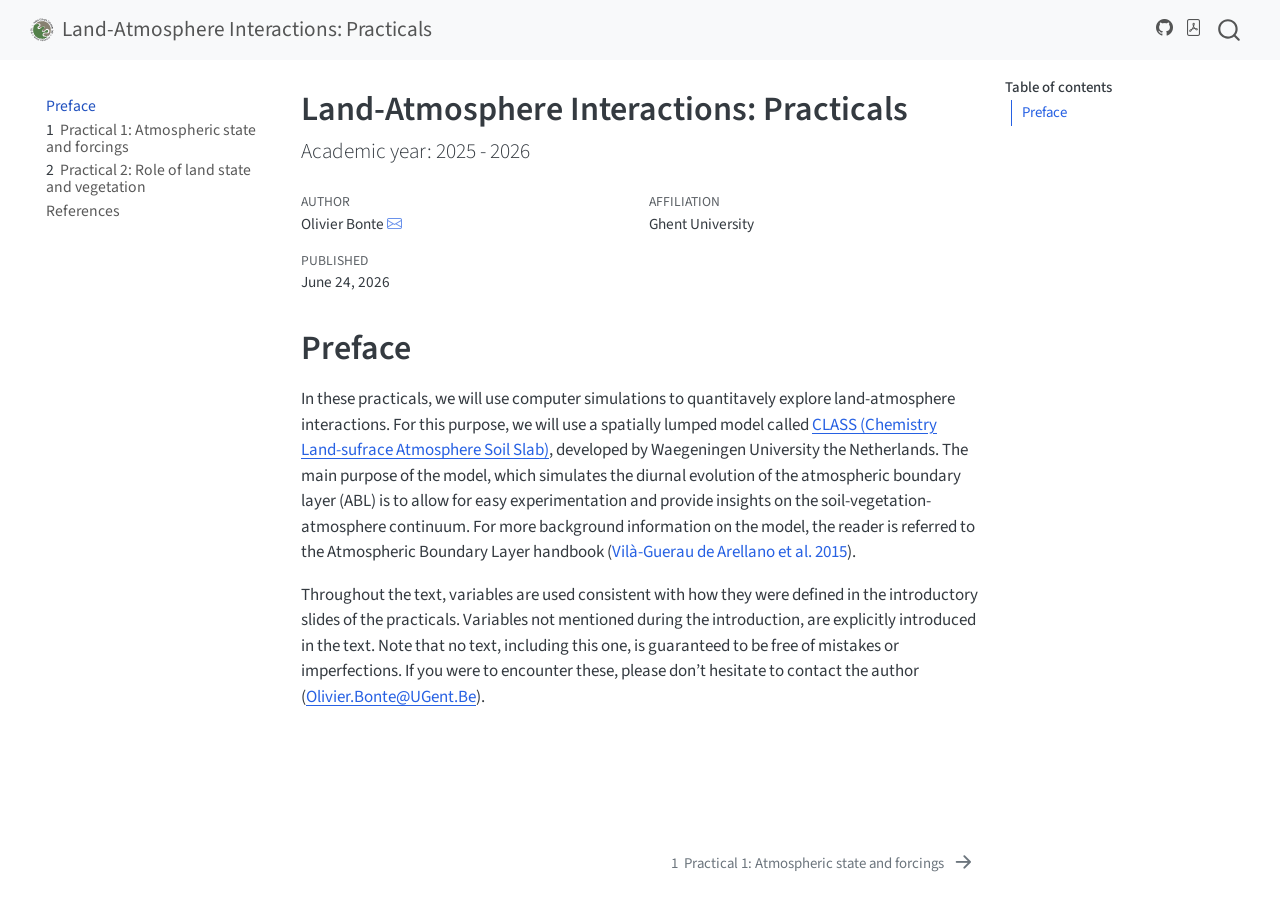
<file: index.html>
<!DOCTYPE html>
<html xmlns="http://www.w3.org/1999/xhtml" lang="en" xml:lang="en"><head>

<meta charset="utf-8">
<meta name="generator" content="quarto-1.9.38">

<meta name="viewport" content="width=device-width, initial-scale=1.0, user-scalable=yes">

<meta name="author" content="Olivier Bonte">
<meta name="dcterms.date" content="2026-06-24">

<title>Land-Atmosphere Interactions: Practicals</title>
<style>
/* Default styles provided by pandoc.
** See https://pandoc.org/MANUAL.html#variables-for-html for config info.
*/
code{white-space: pre-wrap;}
span.smallcaps{font-variant: small-caps;}
div.columns{display: flex; gap: min(4vw, 1.5em);}
div.column{flex: auto; overflow-x: auto;}
div.hanging-indent{margin-left: 1.5em; text-indent: -1.5em;}
ul.task-list{list-style: none;}
ul.task-list li input[type="checkbox"] {
  width: 0.8em;
  margin: 0 0.8em 0.2em -1em; /* quarto-specific, see https://github.com/quarto-dev/quarto-cli/issues/4556 */ 
  vertical-align: middle;
}
/* CSS for citations */
div.csl-bib-body { }
div.csl-entry {
  clear: both;
}
.hanging-indent div.csl-entry {
  margin-left:2em;
  text-indent:-2em;
}
div.csl-left-margin {
  min-width:2em;
  float:left;
}
div.csl-right-inline {
  margin-left:2em;
  padding-left:1em;
}
div.csl-indent {
  margin-left: 2em;
}</style>


<script src="site_libs/quarto-nav/quarto-nav.js"></script>
<script src="site_libs/quarto-nav/headroom.min.js"></script>
<script src="site_libs/clipboard/clipboard.min.js"></script>
<script src="site_libs/quarto-search/autocomplete.umd.js"></script>
<script src="site_libs/quarto-search/fuse.min.js"></script>
<script src="site_libs/quarto-search/quarto-search.js"></script>
<meta name="quarto:offset" content="./">
<link href="./practical_1.html" rel="next">
<script src="site_libs/quarto-html/quarto.js" type="module"></script>
<script src="site_libs/quarto-html/tabsets/tabsets.js" type="module"></script>
<script src="site_libs/quarto-html/popper.min.js"></script>
<script src="site_libs/quarto-html/tippy.umd.min.js"></script>
<script src="site_libs/quarto-html/anchor.min.js"></script>
<link href="site_libs/quarto-html/tippy.css" rel="stylesheet">
<link href="site_libs/quarto-html/quarto-syntax-highlighting-15634bcf2e68342d4ad2dfa704d543f6.css" rel="stylesheet" id="quarto-text-highlighting-styles">
<script src="site_libs/bootstrap/bootstrap.min.js"></script>
<link href="site_libs/bootstrap/bootstrap-icons.css" rel="stylesheet">
<link href="site_libs/bootstrap/bootstrap-de1c958a30f57551a8c1c477e302d13e.min.css" rel="stylesheet" append-hash="true" id="quarto-bootstrap" data-mode="light">
<script id="quarto-search-options" type="application/json">{
  "location": "navbar",
  "copy-button": false,
  "collapse-after": 3,
  "panel-placement": "end",
  "type": "overlay",
  "limit": 50,
  "keyboard-shortcut": [
    "f",
    "/",
    "s"
  ],
  "show-item-context": false,
  "language": {
    "search-no-results-text": "No results",
    "search-matching-documents-text": "matching documents",
    "search-copy-link-title": "Copy link to search",
    "search-hide-matches-text": "Hide additional matches",
    "search-more-match-text": "more match in this document",
    "search-more-matches-text": "more matches in this document",
    "search-clear-button-title": "Clear",
    "search-text-placeholder": "",
    "search-detached-cancel-button-title": "Cancel",
    "search-submit-button-title": "Submit",
    "search-label": "Search"
  }
}</script>


</head>

<body class="nav-sidebar floating nav-fixed quarto-light">

<div id="quarto-search-results"></div>
  <header id="quarto-header" class="headroom fixed-top">
    <nav class="navbar navbar-expand-lg " data-bs-theme="dark">
      <div class="navbar-container container-fluid">
      <div class="navbar-brand-container mx-auto">
    <a href="./index.html" class="navbar-brand navbar-brand-logo">
    <img src="./figures/logo_H-CEL_no_background.svg" alt="" class="navbar-logo light-content">
    <img src="./figures/logo_H-CEL_no_background.svg" alt="" class="navbar-logo dark-content">
    </a>
    <a class="navbar-brand" href="./index.html">
    <span class="navbar-title">Land-Atmosphere Interactions: Practicals</span>
    </a>
  </div>
        <div class="quarto-navbar-tools tools-end">
    <a href="https://github.com/h-cel/land-atmosphere-interactions-public" title="Source Code" class="quarto-navigation-tool px-1" aria-label="Source Code"><i class="bi bi-github"></i></a>
    <a href="./Land-Atmosphere-Interactions--Practicals.pdf" title="Download PDF" class="quarto-navigation-tool px-1" aria-label="Download PDF"><i class="bi bi-file-pdf"></i></a>
</div>
          <div id="quarto-search" class="" title="Search"></div>
      </div> <!-- /container-fluid -->
    </nav>
  <nav class="quarto-secondary-nav">
    <div class="container-fluid d-flex">
      <button type="button" class="quarto-btn-toggle btn" data-bs-toggle="collapse" role="button" data-bs-target=".quarto-sidebar-collapse-item" aria-controls="quarto-sidebar" aria-expanded="false" aria-label="Toggle sidebar navigation" onclick="if (window.quartoToggleHeadroom) { window.quartoToggleHeadroom(); }">
        <i class="bi bi-layout-text-sidebar-reverse"></i>
      </button>
        <nav class="quarto-page-breadcrumbs" aria-label="breadcrumb"><ol class="breadcrumb"><li class="breadcrumb-item"><a href="./index.html">Preface</a></li></ol></nav>
        <a class="flex-grow-1" role="navigation" data-bs-toggle="collapse" data-bs-target=".quarto-sidebar-collapse-item" aria-controls="quarto-sidebar" aria-expanded="false" aria-label="Toggle sidebar navigation" onclick="if (window.quartoToggleHeadroom) { window.quartoToggleHeadroom(); }">      
        </a>
    </div>
  </nav>
</header>
<!-- content -->
<div id="quarto-content" class="quarto-container page-columns page-rows-contents page-layout-article page-navbar">
<!-- sidebar -->
  <nav id="quarto-sidebar" class="sidebar collapse collapse-horizontal quarto-sidebar-collapse-item sidebar-navigation floating overflow-auto">
    <div class="sidebar-menu-container"> 
    <ul class="list-unstyled mt-1">
        <li class="sidebar-item">
  <div class="sidebar-item-container"> 
  <a href="./index.html" class="sidebar-item-text sidebar-link active">
 <span class="menu-text">Preface</span></a>
  </div>
</li>
        <li class="sidebar-item">
  <div class="sidebar-item-container"> 
  <a href="./practical_1.html" class="sidebar-item-text sidebar-link">
 <span class="menu-text"><span class="chapter-number">1</span>&nbsp; <span class="chapter-title">Practical 1: Atmospheric state and forcings</span></span></a>
  </div>
</li>
        <li class="sidebar-item">
  <div class="sidebar-item-container"> 
  <a href="./practical_2.html" class="sidebar-item-text sidebar-link">
 <span class="menu-text"><span class="chapter-number">2</span>&nbsp; <span class="chapter-title">Practical 2: Role of land state and vegetation</span></span></a>
  </div>
</li>
        <li class="sidebar-item">
  <div class="sidebar-item-container"> 
  <a href="./references.html" class="sidebar-item-text sidebar-link">
 <span class="menu-text">References</span></a>
  </div>
</li>
    </ul>
    </div>
</nav>
<div id="quarto-sidebar-glass" class="quarto-sidebar-collapse-item" data-bs-toggle="collapse" data-bs-target=".quarto-sidebar-collapse-item"></div>
<!-- margin-sidebar -->
    <div id="quarto-margin-sidebar" class="sidebar margin-sidebar">
        <nav id="TOC" role="doc-toc" class="toc-active">
    <h2 id="toc-title">Table of contents</h2>
   
  <ul>
  <li><a href="#preface" id="toc-preface" class="nav-link active" data-scroll-target="#preface">Preface</a></li>
  </ul>
</nav>
    </div>
<!-- main -->
<main class="content" id="quarto-document-content">

<header id="title-block-header" class="quarto-title-block default">
<div class="quarto-title">
<h1 class="title">Land-Atmosphere Interactions: Practicals</h1>
<p class="subtitle lead">Academic year: 2025 - 2026</p>
</div>


<div class="quarto-title-meta-author">
  <div class="quarto-title-meta-heading">Author</div>
  <div class="quarto-title-meta-heading">Affiliation</div>
  
    <div class="quarto-title-meta-contents">
    <p class="author">Olivier Bonte <a href="mailto:olivier.bonte@ugent.be" class="quarto-title-author-email"><i class="bi bi-envelope"></i></a> </p>
  </div>
  <div class="quarto-title-meta-contents">
        <p class="affiliation">
            Ghent University
          </p>
      </div>
  </div>

<div class="quarto-title-meta">

      
    <div>
    <div class="quarto-title-meta-heading">Published</div>
    <div class="quarto-title-meta-contents">
      <p class="date">June 24, 2026</p>
    </div>
  </div>
  
    
  </div>
  


</header>


<section id="preface" class="level1 unnumbered">
<h1 class="unnumbered">Preface</h1>
<p>In these practicals, we will use computer simulations to quantitavely explore land-atmosphere interactions. For this purpose, we will use a spatially lumped model called <a href="https://classmodel.github.io/">CLASS (Chemistry Land-sufrace Atmosphere Soil Slab)</a>, developed by Waegeningen University the Netherlands. The main purpose of the model, which simulates the diurnal evolution of the atmospheric boundary layer (ABL) is to allow for easy experimentation and provide insights on the soil-vegetation-atmosphere continuum. For more background information on the model, the reader is referred to the Atmospheric Boundary Layer handbook <span class="citation" data-cites="ABL_handbook">(<a href="references.html#ref-ABL_handbook" role="doc-biblioref">Vilà-Guerau de Arellano et al. 2015</a>)</span>.</p>
<p>Throughout the text, variables are used consistent with how they were defined in the introductory slides of the practicals. Variables not mentioned during the introduction, are explicitly introduced in the text. Note that no text, including this one, is guaranteed to be free of mistakes or imperfections. If you were to encounter these, please don’t hesitate to contact the author (<a href="mailto:Olivier.Bonte@Ugent.be">Olivier.Bonte@UGent.Be</a>).</p>


<div id="refs" class="references csl-bib-body hanging-indent" role="list" style="display: none">
<div id="ref-ABL_handbook" class="csl-entry" role="listitem">
Vilà-Guerau de Arellano, Jordi, Chiel C. van Heerwaarden, Bart J. H. van Stratum, and Kees van den Dries. 2015. <em>Atmospheric Boundary Layer: Integrating Air Chemistry and Land Interactions</em>. Cambridge University Press.
</div>
</div>
</section>

</main> <!-- /main -->
<script id="quarto-html-after-body" type="application/javascript">
  window.document.addEventListener("DOMContentLoaded", function (event) {
    const icon = "";
    const anchorJS = new window.AnchorJS();
    anchorJS.options = {
      placement: 'right',
      icon: icon
    };
    anchorJS.add('.anchored');
    const isCodeAnnotation = (el) => {
      for (const clz of el.classList) {
        if (clz.startsWith('code-annotation-')) {                     
          return true;
        }
      }
      return false;
    }
    const onCopySuccess = function(e) {
      // button target
      const button = e.trigger;
      // don't keep focus
      button.blur();
      // flash "checked"
      button.classList.add('code-copy-button-checked');
      var currentTitle = button.getAttribute("title");
      button.setAttribute("title", "Copied!");
      let tooltip;
      if (window.bootstrap) {
        button.setAttribute("data-bs-toggle", "tooltip");
        button.setAttribute("data-bs-placement", "left");
        button.setAttribute("data-bs-title", "Copied!");
        tooltip = new bootstrap.Tooltip(button, 
          { trigger: "manual", 
            customClass: "code-copy-button-tooltip",
            offset: [0, -8]});
        tooltip.show();    
      }
      setTimeout(function() {
        if (tooltip) {
          tooltip.hide();
          button.removeAttribute("data-bs-title");
          button.removeAttribute("data-bs-toggle");
          button.removeAttribute("data-bs-placement");
        }
        button.setAttribute("title", currentTitle);
        button.classList.remove('code-copy-button-checked');
      }, 1000);
      // clear code selection
      e.clearSelection();
    }
    const getTextToCopy = function(trigger) {
      const outerScaffold = trigger.parentElement.cloneNode(true);
      const codeEl = outerScaffold.querySelector('code');
      for (const childEl of codeEl.children) {
        if (isCodeAnnotation(childEl)) {
          childEl.remove();
        }
      }
      return codeEl.innerText;
    }
    const clipboard = new window.ClipboardJS('.code-copy-button:not([data-in-quarto-modal])', {
      text: getTextToCopy
    });
    clipboard.on('success', onCopySuccess);
    if (window.document.getElementById('quarto-embedded-source-code-modal')) {
      const clipboardModal = new window.ClipboardJS('.code-copy-button[data-in-quarto-modal]', {
        text: getTextToCopy,
        container: window.document.getElementById('quarto-embedded-source-code-modal')
      });
      clipboardModal.on('success', onCopySuccess);
    }
      var localhostRegex = new RegExp(/^(?:http|https):\/\/localhost\:?[0-9]*\//);
      var mailtoRegex = new RegExp(/^mailto:/);
        var filterRegex = new RegExp('/' + window.location.host + '/');
      var isInternal = (href) => {
          return filterRegex.test(href) || localhostRegex.test(href) || mailtoRegex.test(href);
      }
      // Inspect non-navigation links and adorn them if external
     var links = window.document.querySelectorAll('a[href]:not(.nav-link):not(.navbar-brand):not(.toc-action):not(.sidebar-link):not(.sidebar-item-toggle):not(.pagination-link):not(.no-external):not([aria-hidden]):not(.dropdown-item):not(.quarto-navigation-tool):not(.about-link)');
      for (var i=0; i<links.length; i++) {
        const link = links[i];
        if (!isInternal(link.href)) {
          // undo the damage that might have been done by quarto-nav.js in the case of
          // links that we want to consider external
          if (link.dataset.originalHref !== undefined) {
            link.href = link.dataset.originalHref;
          }
        }
      }
    function tippyHover(el, contentFn, onTriggerFn, onUntriggerFn) {
      const config = {
        allowHTML: true,
        maxWidth: 500,
        delay: 100,
        arrow: false,
        appendTo: function(el) {
            return el.parentElement;
        },
        interactive: true,
        interactiveBorder: 10,
        theme: 'quarto',
        placement: 'bottom-start',
      };
      if (contentFn) {
        config.content = contentFn;
      }
      if (onTriggerFn) {
        config.onTrigger = onTriggerFn;
      }
      if (onUntriggerFn) {
        config.onUntrigger = onUntriggerFn;
      }
      window.tippy(el, config); 
    }
    const noterefs = window.document.querySelectorAll('a[role="doc-noteref"]');
    for (var i=0; i<noterefs.length; i++) {
      const ref = noterefs[i];
      tippyHover(ref, function() {
        // use id or data attribute instead here
        let href = ref.getAttribute('data-footnote-href') || ref.getAttribute('href');
        try { href = new URL(href).hash; } catch {}
        const id = href.replace(/^#\/?/, "");
        const note = window.document.getElementById(id);
        if (note) {
          return note.innerHTML;
        } else {
          return "";
        }
      });
    }
    const xrefs = window.document.querySelectorAll('a.quarto-xref');
    const processXRef = (id, note) => {
      // Strip column container classes
      const stripColumnClz = (el) => {
        el.classList.remove("page-full", "page-columns");
        if (el.children) {
          for (const child of el.children) {
            stripColumnClz(child);
          }
        }
      }
      stripColumnClz(note)
      if (id === null || id.startsWith('sec-')) {
        // Special case sections, only their first couple elements
        const container = document.createElement("div");
        if (note.children && note.children.length > 2) {
          container.appendChild(note.children[0].cloneNode(true));
          for (let i = 1; i < note.children.length; i++) {
            const child = note.children[i];
            if (child.tagName === "P" && child.innerText === "") {
              continue;
            } else {
              container.appendChild(child.cloneNode(true));
              break;
            }
          }
          if (window.Quarto?.typesetMath) {
            window.Quarto.typesetMath(container);
          }
          return container.innerHTML
        } else {
          if (window.Quarto?.typesetMath) {
            window.Quarto.typesetMath(note);
          }
          return note.innerHTML;
        }
      } else {
        // Remove any anchor links if they are present
        const anchorLink = note.querySelector('a.anchorjs-link');
        if (anchorLink) {
          anchorLink.remove();
        }
        if (window.Quarto?.typesetMath) {
          window.Quarto.typesetMath(note);
        }
        if (note.classList.contains("callout")) {
          return note.outerHTML;
        } else {
          return note.innerHTML;
        }
      }
    }
    for (var i=0; i<xrefs.length; i++) {
      const xref = xrefs[i];
      tippyHover(xref, undefined, function(instance) {
        instance.disable();
        let url = xref.getAttribute('href');
        let hash = undefined; 
        if (url.startsWith('#')) {
          hash = url;
        } else {
          try { hash = new URL(url).hash; } catch {}
        }
        if (hash) {
          const id = hash.replace(/^#\/?/, "");
          const note = window.document.getElementById(id);
          if (note !== null) {
            try {
              const html = processXRef(id, note.cloneNode(true));
              instance.setContent(html);
            } finally {
              instance.enable();
              instance.show();
            }
          } else {
            // See if we can fetch this
            fetch(url.split('#')[0])
            .then(res => res.text())
            .then(html => {
              const parser = new DOMParser();
              const htmlDoc = parser.parseFromString(html, "text/html");
              const note = htmlDoc.getElementById(id);
              if (note !== null) {
                const html = processXRef(id, note);
                instance.setContent(html);
              } 
            }).finally(() => {
              instance.enable();
              instance.show();
            });
          }
        } else {
          // See if we can fetch a full url (with no hash to target)
          // This is a special case and we should probably do some content thinning / targeting
          fetch(url)
          .then(res => res.text())
          .then(html => {
            const parser = new DOMParser();
            const htmlDoc = parser.parseFromString(html, "text/html");
            const note = htmlDoc.querySelector('main.content');
            if (note !== null) {
              // This should only happen for chapter cross references
              // (since there is no id in the URL)
              // remove the first header
              if (note.children.length > 0 && note.children[0].tagName === "HEADER") {
                note.children[0].remove();
              }
              const html = processXRef(null, note);
              instance.setContent(html);
            } 
          }).finally(() => {
            instance.enable();
            instance.show();
          });
        }
      }, function(instance) {
      });
    }
        let selectedAnnoteEl;
        const selectorForAnnotation = ( cell, annotation) => {
          let cellAttr = 'data-code-cell="' + cell + '"';
          let lineAttr = 'data-code-annotation="' +  annotation + '"';
          const selector = 'span[' + cellAttr + '][' + lineAttr + ']';
          return selector;
        }
        const selectCodeLines = (annoteEl) => {
          const doc = window.document;
          const targetCell = annoteEl.getAttribute("data-target-cell");
          const targetAnnotation = annoteEl.getAttribute("data-target-annotation");
          const annoteSpan = window.document.querySelector(selectorForAnnotation(targetCell, targetAnnotation));
          const lines = annoteSpan.getAttribute("data-code-lines").split(",");
          const lineIds = lines.map((line) => {
            return targetCell + "-" + line;
          })
          let top = null;
          let height = null;
          let parent = null;
          if (lineIds.length > 0) {
              //compute the position of the single el (top and bottom and make a div)
              const el = window.document.getElementById(lineIds[0]);
              top = el.offsetTop;
              height = el.offsetHeight;
              parent = el.parentElement.parentElement;
            if (lineIds.length > 1) {
              const lastEl = window.document.getElementById(lineIds[lineIds.length - 1]);
              const bottom = lastEl.offsetTop + lastEl.offsetHeight;
              height = bottom - top;
            }
            if (top !== null && height !== null && parent !== null) {
              // cook up a div (if necessary) and position it 
              let div = window.document.getElementById("code-annotation-line-highlight");
              if (div === null) {
                div = window.document.createElement("div");
                div.setAttribute("id", "code-annotation-line-highlight");
                div.style.position = 'absolute';
                parent.appendChild(div);
              }
              div.style.top = top - 2 + "px";
              div.style.height = height + 4 + "px";
              div.style.left = 0;
              let gutterDiv = window.document.getElementById("code-annotation-line-highlight-gutter");
              if (gutterDiv === null) {
                gutterDiv = window.document.createElement("div");
                gutterDiv.setAttribute("id", "code-annotation-line-highlight-gutter");
                gutterDiv.style.position = 'absolute';
                const codeCell = window.document.getElementById(targetCell);
                const gutter = codeCell.querySelector('.code-annotation-gutter');
                gutter.appendChild(gutterDiv);
              }
              gutterDiv.style.top = top - 2 + "px";
              gutterDiv.style.height = height + 4 + "px";
            }
            selectedAnnoteEl = annoteEl;
          }
        };
        const unselectCodeLines = () => {
          const elementsIds = ["code-annotation-line-highlight", "code-annotation-line-highlight-gutter"];
          elementsIds.forEach((elId) => {
            const div = window.document.getElementById(elId);
            if (div) {
              div.remove();
            }
          });
          selectedAnnoteEl = undefined;
        };
          // Handle positioning of the toggle
      window.addEventListener(
        "resize",
        throttle(() => {
          elRect = undefined;
          if (selectedAnnoteEl) {
            selectCodeLines(selectedAnnoteEl);
          }
        }, 10)
      );
      function throttle(fn, ms) {
      let throttle = false;
      let timer;
        return (...args) => {
          if(!throttle) { // first call gets through
              fn.apply(this, args);
              throttle = true;
          } else { // all the others get throttled
              if(timer) clearTimeout(timer); // cancel #2
              timer = setTimeout(() => {
                fn.apply(this, args);
                timer = throttle = false;
              }, ms);
          }
        };
      }
        // Attach click handler to the DT
        const annoteDls = window.document.querySelectorAll('dt[data-target-cell]');
        for (const annoteDlNode of annoteDls) {
          annoteDlNode.addEventListener('click', (event) => {
            const clickedEl = event.target;
            if (clickedEl !== selectedAnnoteEl) {
              unselectCodeLines();
              const activeEl = window.document.querySelector('dt[data-target-cell].code-annotation-active');
              if (activeEl) {
                activeEl.classList.remove('code-annotation-active');
              }
              selectCodeLines(clickedEl);
              clickedEl.classList.add('code-annotation-active');
            } else {
              // Unselect the line
              unselectCodeLines();
              clickedEl.classList.remove('code-annotation-active');
            }
          });
        }
    const findCites = (el) => {
      const parentEl = el.parentElement;
      if (parentEl) {
        const cites = parentEl.dataset.cites;
        if (cites) {
          return {
            el,
            cites: cites.split(' ')
          };
        } else {
          return findCites(el.parentElement)
        }
      } else {
        return undefined;
      }
    };
    var bibliorefs = window.document.querySelectorAll('a[role="doc-biblioref"]');
    for (var i=0; i<bibliorefs.length; i++) {
      const ref = bibliorefs[i];
      const citeInfo = findCites(ref);
      if (citeInfo) {
        tippyHover(citeInfo.el, function() {
          var popup = window.document.createElement('div');
          citeInfo.cites.forEach(function(cite) {
            var citeDiv = window.document.createElement('div');
            citeDiv.classList.add('hanging-indent');
            citeDiv.classList.add('csl-entry');
            var biblioDiv = window.document.getElementById('ref-' + cite);
            if (biblioDiv) {
              citeDiv.innerHTML = biblioDiv.innerHTML;
            }
            popup.appendChild(citeDiv);
          });
          return popup.innerHTML;
        });
      }
    }
  });
  </script>
<nav class="page-navigation">
  <div class="nav-page nav-page-previous">
  </div>
  <div class="nav-page nav-page-next">
      <a href="./practical_1.html" class="pagination-link" aria-label="Practical 1: Atmospheric state and forcings">
        <span class="nav-page-text"><span class="chapter-number">1</span>&nbsp; <span class="chapter-title">Practical 1: Atmospheric state and forcings</span></span> <i class="bi bi-arrow-right-short"></i>
      </a>
  </div>
</nav>
</div> <!-- /content -->




</body></html>
</file>
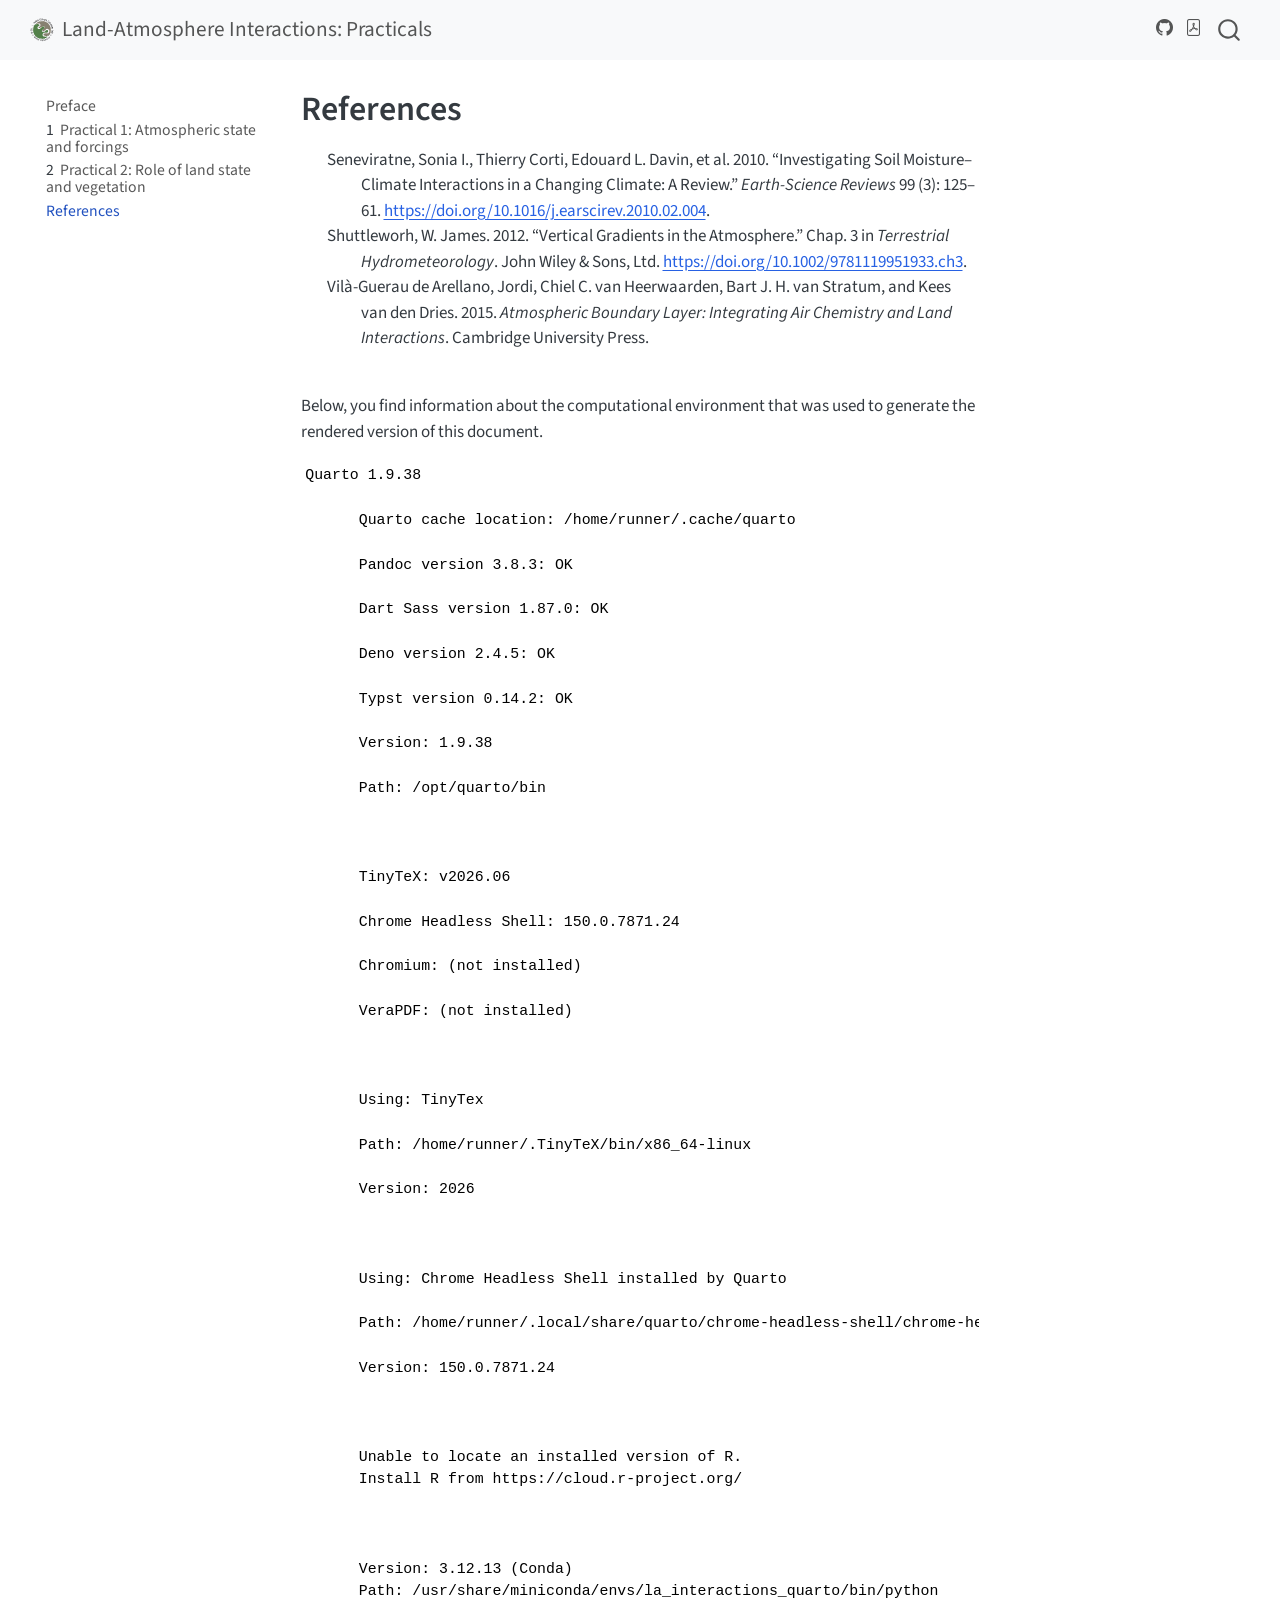
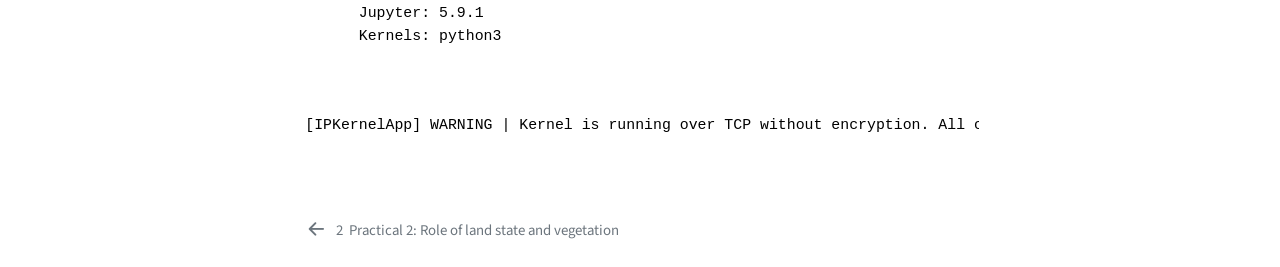
<file: references.html>
<!DOCTYPE html>
<html xmlns="http://www.w3.org/1999/xhtml" lang="en" xml:lang="en"><head>

<meta charset="utf-8">
<meta name="generator" content="quarto-1.9.38">

<meta name="viewport" content="width=device-width, initial-scale=1.0, user-scalable=yes">


<title>References – Land-Atmosphere Interactions: Practicals</title>
<style>
/* Default styles provided by pandoc.
** See https://pandoc.org/MANUAL.html#variables-for-html for config info.
*/
code{white-space: pre-wrap;}
span.smallcaps{font-variant: small-caps;}
div.columns{display: flex; gap: min(4vw, 1.5em);}
div.column{flex: auto; overflow-x: auto;}
div.hanging-indent{margin-left: 1.5em; text-indent: -1.5em;}
ul.task-list{list-style: none;}
ul.task-list li input[type="checkbox"] {
  width: 0.8em;
  margin: 0 0.8em 0.2em -1em; /* quarto-specific, see https://github.com/quarto-dev/quarto-cli/issues/4556 */ 
  vertical-align: middle;
}
/* CSS for citations */
div.csl-bib-body { }
div.csl-entry {
  clear: both;
}
.hanging-indent div.csl-entry {
  margin-left:2em;
  text-indent:-2em;
}
div.csl-left-margin {
  min-width:2em;
  float:left;
}
div.csl-right-inline {
  margin-left:2em;
  padding-left:1em;
}
div.csl-indent {
  margin-left: 2em;
}</style>


<script src="site_libs/quarto-nav/quarto-nav.js"></script>
<script src="site_libs/quarto-nav/headroom.min.js"></script>
<script src="site_libs/clipboard/clipboard.min.js"></script>
<script src="site_libs/quarto-search/autocomplete.umd.js"></script>
<script src="site_libs/quarto-search/fuse.min.js"></script>
<script src="site_libs/quarto-search/quarto-search.js"></script>
<meta name="quarto:offset" content="./">
<link href="./practical_2.html" rel="prev">
<script src="site_libs/quarto-html/quarto.js" type="module"></script>
<script src="site_libs/quarto-html/tabsets/tabsets.js" type="module"></script>
<script src="site_libs/quarto-html/popper.min.js"></script>
<script src="site_libs/quarto-html/tippy.umd.min.js"></script>
<script src="site_libs/quarto-html/anchor.min.js"></script>
<link href="site_libs/quarto-html/tippy.css" rel="stylesheet">
<link href="site_libs/quarto-html/quarto-syntax-highlighting-15634bcf2e68342d4ad2dfa704d543f6.css" rel="stylesheet" id="quarto-text-highlighting-styles">
<script src="site_libs/bootstrap/bootstrap.min.js"></script>
<link href="site_libs/bootstrap/bootstrap-icons.css" rel="stylesheet">
<link href="site_libs/bootstrap/bootstrap-de1c958a30f57551a8c1c477e302d13e.min.css" rel="stylesheet" append-hash="true" id="quarto-bootstrap" data-mode="light">
<script id="quarto-search-options" type="application/json">{
  "location": "navbar",
  "copy-button": false,
  "collapse-after": 3,
  "panel-placement": "end",
  "type": "overlay",
  "limit": 50,
  "keyboard-shortcut": [
    "f",
    "/",
    "s"
  ],
  "show-item-context": false,
  "language": {
    "search-no-results-text": "No results",
    "search-matching-documents-text": "matching documents",
    "search-copy-link-title": "Copy link to search",
    "search-hide-matches-text": "Hide additional matches",
    "search-more-match-text": "more match in this document",
    "search-more-matches-text": "more matches in this document",
    "search-clear-button-title": "Clear",
    "search-text-placeholder": "",
    "search-detached-cancel-button-title": "Cancel",
    "search-submit-button-title": "Submit",
    "search-label": "Search"
  }
}</script>


</head>

<body class="nav-sidebar floating nav-fixed quarto-light">

<div id="quarto-search-results"></div>
  <header id="quarto-header" class="headroom fixed-top">
    <nav class="navbar navbar-expand-lg " data-bs-theme="dark">
      <div class="navbar-container container-fluid">
      <div class="navbar-brand-container mx-auto">
    <a href="./index.html" class="navbar-brand navbar-brand-logo">
    <img src="./figures/logo_H-CEL_no_background.svg" alt="" class="navbar-logo light-content">
    <img src="./figures/logo_H-CEL_no_background.svg" alt="" class="navbar-logo dark-content">
    </a>
    <a class="navbar-brand" href="./index.html">
    <span class="navbar-title">Land-Atmosphere Interactions: Practicals</span>
    </a>
  </div>
        <div class="quarto-navbar-tools tools-end">
    <a href="https://github.com/h-cel/land-atmosphere-interactions-public" title="Source Code" class="quarto-navigation-tool px-1" aria-label="Source Code"><i class="bi bi-github"></i></a>
    <a href="./Land-Atmosphere-Interactions--Practicals.pdf" title="Download PDF" class="quarto-navigation-tool px-1" aria-label="Download PDF"><i class="bi bi-file-pdf"></i></a>
</div>
          <div id="quarto-search" class="" title="Search"></div>
      </div> <!-- /container-fluid -->
    </nav>
  <nav class="quarto-secondary-nav">
    <div class="container-fluid d-flex">
      <button type="button" class="quarto-btn-toggle btn" data-bs-toggle="collapse" role="button" data-bs-target=".quarto-sidebar-collapse-item" aria-controls="quarto-sidebar" aria-expanded="false" aria-label="Toggle sidebar navigation" onclick="if (window.quartoToggleHeadroom) { window.quartoToggleHeadroom(); }">
        <i class="bi bi-layout-text-sidebar-reverse"></i>
      </button>
        <nav class="quarto-page-breadcrumbs" aria-label="breadcrumb"><ol class="breadcrumb"><li class="breadcrumb-item"><a href="./references.html">References</a></li></ol></nav>
        <a class="flex-grow-1" role="navigation" data-bs-toggle="collapse" data-bs-target=".quarto-sidebar-collapse-item" aria-controls="quarto-sidebar" aria-expanded="false" aria-label="Toggle sidebar navigation" onclick="if (window.quartoToggleHeadroom) { window.quartoToggleHeadroom(); }">      
        </a>
    </div>
  </nav>
</header>
<!-- content -->
<div id="quarto-content" class="quarto-container page-columns page-rows-contents page-layout-article page-navbar">
<!-- sidebar -->
  <nav id="quarto-sidebar" class="sidebar collapse collapse-horizontal quarto-sidebar-collapse-item sidebar-navigation floating overflow-auto">
    <div class="sidebar-menu-container"> 
    <ul class="list-unstyled mt-1">
        <li class="sidebar-item">
  <div class="sidebar-item-container"> 
  <a href="./index.html" class="sidebar-item-text sidebar-link">
 <span class="menu-text">Preface</span></a>
  </div>
</li>
        <li class="sidebar-item">
  <div class="sidebar-item-container"> 
  <a href="./practical_1.html" class="sidebar-item-text sidebar-link">
 <span class="menu-text"><span class="chapter-number">1</span>&nbsp; <span class="chapter-title">Practical 1: Atmospheric state and forcings</span></span></a>
  </div>
</li>
        <li class="sidebar-item">
  <div class="sidebar-item-container"> 
  <a href="./practical_2.html" class="sidebar-item-text sidebar-link">
 <span class="menu-text"><span class="chapter-number">2</span>&nbsp; <span class="chapter-title">Practical 2: Role of land state and vegetation</span></span></a>
  </div>
</li>
        <li class="sidebar-item">
  <div class="sidebar-item-container"> 
  <a href="./references.html" class="sidebar-item-text sidebar-link active">
 <span class="menu-text">References</span></a>
  </div>
</li>
    </ul>
    </div>
</nav>
<div id="quarto-sidebar-glass" class="quarto-sidebar-collapse-item" data-bs-toggle="collapse" data-bs-target=".quarto-sidebar-collapse-item"></div>
<!-- margin-sidebar -->
    <div id="quarto-margin-sidebar" class="sidebar margin-sidebar zindex-bottom">
        
    </div>
<!-- main -->
<main class="content" id="quarto-document-content">

<header id="title-block-header" class="quarto-title-block default">
<div class="quarto-title">
<h1 class="title">References</h1>
</div>



<div class="quarto-title-meta">

    
  
    
  </div>
  


</header>


<div id="refs" class="references csl-bib-body hanging-indent" role="list">
<div id="ref-Seneviratne_2010" class="csl-entry" role="listitem">
Seneviratne, Sonia I., Thierry Corti, Edouard L. Davin, et al. 2010.
<span>“Investigating Soil Moisture–Climate Interactions in a Changing
Climate: A Review.”</span> <em>Earth-Science Reviews</em> 99 (3):
125–61. <a href="https://doi.org/10.1016/j.earscirev.2010.02.004">https://doi.org/10.1016/j.earscirev.2010.02.004</a>.
</div>
<div id="ref-Shuttleworh_terrestrial_hydromet" class="csl-entry" role="listitem">
Shuttleworh, W. James. 2012. <span>“Vertical Gradients in the
Atmosphere.”</span> Chap. 3 in <em>Terrestrial Hydrometeorology</em>.
John Wiley &amp; Sons, Ltd. <a href="https://doi.org/10.1002/9781119951933.ch3">https://doi.org/10.1002/9781119951933.ch3</a>.
</div>
<div id="ref-ABL_handbook" class="csl-entry" role="listitem">
Vilà-Guerau de Arellano, Jordi, Chiel C. van Heerwaarden, Bart J. H. van
Stratum, and Kees van den Dries. 2015. <em>Atmospheric Boundary Layer:
Integrating Air Chemistry and Land Interactions</em>. Cambridge
University Press.
</div>
</div>
<p>&nbsp;</p>
<p>Below, you find information about the computational environment that was used to generate the rendered version of this document.</p>
<div id="662ece47" class="cell" data-execution_count="2">
<div class="cell-output cell-output-stdout">
<pre><code>Quarto 1.9.38

      Quarto cache location: /home/runner/.cache/quarto

      Pandoc version 3.8.3: OK

      Dart Sass version 1.87.0: OK

      Deno version 2.4.5: OK

      Typst version 0.14.2: OK

      Version: 1.9.38

      Path: /opt/quarto/bin



      TinyTeX: v2026.06

      Chrome Headless Shell: 150.0.7871.24

      Chromium: (not installed)

      VeraPDF: (not installed)



      Using: TinyTex

      Path: /home/runner/.TinyTeX/bin/x86_64-linux

      Version: 2026



      Using: Chrome Headless Shell installed by Quarto

      Path: /home/runner/.local/share/quarto/chrome-headless-shell/chrome-headless-shell-linux64/chrome-headless-shell

      Version: 150.0.7871.24



      Unable to locate an installed version of R.
      Install R from https://cloud.r-project.org/



      Version: 3.12.13 (Conda)
      Path: /usr/share/miniconda/envs/la_interactions_quarto/bin/python
      Jupyter: 5.9.1
      Kernels: python3



[IPKernelApp] WARNING | Kernel is running over TCP without encryption. All communication (including code and outputs) is sent in plain text and is susceptible to eavesdropping. Use IPC transport or launch with kernel manager-provisioned CurveZMQ keys to enable transport encryption.

</code></pre>
</div>
</div>



</main> <!-- /main -->
<script id="quarto-html-after-body" type="application/javascript">
  window.document.addEventListener("DOMContentLoaded", function (event) {
    const icon = "";
    const anchorJS = new window.AnchorJS();
    anchorJS.options = {
      placement: 'right',
      icon: icon
    };
    anchorJS.add('.anchored');
    const isCodeAnnotation = (el) => {
      for (const clz of el.classList) {
        if (clz.startsWith('code-annotation-')) {                     
          return true;
        }
      }
      return false;
    }
    const onCopySuccess = function(e) {
      // button target
      const button = e.trigger;
      // don't keep focus
      button.blur();
      // flash "checked"
      button.classList.add('code-copy-button-checked');
      var currentTitle = button.getAttribute("title");
      button.setAttribute("title", "Copied!");
      let tooltip;
      if (window.bootstrap) {
        button.setAttribute("data-bs-toggle", "tooltip");
        button.setAttribute("data-bs-placement", "left");
        button.setAttribute("data-bs-title", "Copied!");
        tooltip = new bootstrap.Tooltip(button, 
          { trigger: "manual", 
            customClass: "code-copy-button-tooltip",
            offset: [0, -8]});
        tooltip.show();    
      }
      setTimeout(function() {
        if (tooltip) {
          tooltip.hide();
          button.removeAttribute("data-bs-title");
          button.removeAttribute("data-bs-toggle");
          button.removeAttribute("data-bs-placement");
        }
        button.setAttribute("title", currentTitle);
        button.classList.remove('code-copy-button-checked');
      }, 1000);
      // clear code selection
      e.clearSelection();
    }
    const getTextToCopy = function(trigger) {
      const outerScaffold = trigger.parentElement.cloneNode(true);
      const codeEl = outerScaffold.querySelector('code');
      for (const childEl of codeEl.children) {
        if (isCodeAnnotation(childEl)) {
          childEl.remove();
        }
      }
      return codeEl.innerText;
    }
    const clipboard = new window.ClipboardJS('.code-copy-button:not([data-in-quarto-modal])', {
      text: getTextToCopy
    });
    clipboard.on('success', onCopySuccess);
    if (window.document.getElementById('quarto-embedded-source-code-modal')) {
      const clipboardModal = new window.ClipboardJS('.code-copy-button[data-in-quarto-modal]', {
        text: getTextToCopy,
        container: window.document.getElementById('quarto-embedded-source-code-modal')
      });
      clipboardModal.on('success', onCopySuccess);
    }
      var localhostRegex = new RegExp(/^(?:http|https):\/\/localhost\:?[0-9]*\//);
      var mailtoRegex = new RegExp(/^mailto:/);
        var filterRegex = new RegExp('/' + window.location.host + '/');
      var isInternal = (href) => {
          return filterRegex.test(href) || localhostRegex.test(href) || mailtoRegex.test(href);
      }
      // Inspect non-navigation links and adorn them if external
     var links = window.document.querySelectorAll('a[href]:not(.nav-link):not(.navbar-brand):not(.toc-action):not(.sidebar-link):not(.sidebar-item-toggle):not(.pagination-link):not(.no-external):not([aria-hidden]):not(.dropdown-item):not(.quarto-navigation-tool):not(.about-link)');
      for (var i=0; i<links.length; i++) {
        const link = links[i];
        if (!isInternal(link.href)) {
          // undo the damage that might have been done by quarto-nav.js in the case of
          // links that we want to consider external
          if (link.dataset.originalHref !== undefined) {
            link.href = link.dataset.originalHref;
          }
        }
      }
    function tippyHover(el, contentFn, onTriggerFn, onUntriggerFn) {
      const config = {
        allowHTML: true,
        maxWidth: 500,
        delay: 100,
        arrow: false,
        appendTo: function(el) {
            return el.parentElement;
        },
        interactive: true,
        interactiveBorder: 10,
        theme: 'quarto',
        placement: 'bottom-start',
      };
      if (contentFn) {
        config.content = contentFn;
      }
      if (onTriggerFn) {
        config.onTrigger = onTriggerFn;
      }
      if (onUntriggerFn) {
        config.onUntrigger = onUntriggerFn;
      }
      window.tippy(el, config); 
    }
    const noterefs = window.document.querySelectorAll('a[role="doc-noteref"]');
    for (var i=0; i<noterefs.length; i++) {
      const ref = noterefs[i];
      tippyHover(ref, function() {
        // use id or data attribute instead here
        let href = ref.getAttribute('data-footnote-href') || ref.getAttribute('href');
        try { href = new URL(href).hash; } catch {}
        const id = href.replace(/^#\/?/, "");
        const note = window.document.getElementById(id);
        if (note) {
          return note.innerHTML;
        } else {
          return "";
        }
      });
    }
    const xrefs = window.document.querySelectorAll('a.quarto-xref');
    const processXRef = (id, note) => {
      // Strip column container classes
      const stripColumnClz = (el) => {
        el.classList.remove("page-full", "page-columns");
        if (el.children) {
          for (const child of el.children) {
            stripColumnClz(child);
          }
        }
      }
      stripColumnClz(note)
      if (id === null || id.startsWith('sec-')) {
        // Special case sections, only their first couple elements
        const container = document.createElement("div");
        if (note.children && note.children.length > 2) {
          container.appendChild(note.children[0].cloneNode(true));
          for (let i = 1; i < note.children.length; i++) {
            const child = note.children[i];
            if (child.tagName === "P" && child.innerText === "") {
              continue;
            } else {
              container.appendChild(child.cloneNode(true));
              break;
            }
          }
          if (window.Quarto?.typesetMath) {
            window.Quarto.typesetMath(container);
          }
          return container.innerHTML
        } else {
          if (window.Quarto?.typesetMath) {
            window.Quarto.typesetMath(note);
          }
          return note.innerHTML;
        }
      } else {
        // Remove any anchor links if they are present
        const anchorLink = note.querySelector('a.anchorjs-link');
        if (anchorLink) {
          anchorLink.remove();
        }
        if (window.Quarto?.typesetMath) {
          window.Quarto.typesetMath(note);
        }
        if (note.classList.contains("callout")) {
          return note.outerHTML;
        } else {
          return note.innerHTML;
        }
      }
    }
    for (var i=0; i<xrefs.length; i++) {
      const xref = xrefs[i];
      tippyHover(xref, undefined, function(instance) {
        instance.disable();
        let url = xref.getAttribute('href');
        let hash = undefined; 
        if (url.startsWith('#')) {
          hash = url;
        } else {
          try { hash = new URL(url).hash; } catch {}
        }
        if (hash) {
          const id = hash.replace(/^#\/?/, "");
          const note = window.document.getElementById(id);
          if (note !== null) {
            try {
              const html = processXRef(id, note.cloneNode(true));
              instance.setContent(html);
            } finally {
              instance.enable();
              instance.show();
            }
          } else {
            // See if we can fetch this
            fetch(url.split('#')[0])
            .then(res => res.text())
            .then(html => {
              const parser = new DOMParser();
              const htmlDoc = parser.parseFromString(html, "text/html");
              const note = htmlDoc.getElementById(id);
              if (note !== null) {
                const html = processXRef(id, note);
                instance.setContent(html);
              } 
            }).finally(() => {
              instance.enable();
              instance.show();
            });
          }
        } else {
          // See if we can fetch a full url (with no hash to target)
          // This is a special case and we should probably do some content thinning / targeting
          fetch(url)
          .then(res => res.text())
          .then(html => {
            const parser = new DOMParser();
            const htmlDoc = parser.parseFromString(html, "text/html");
            const note = htmlDoc.querySelector('main.content');
            if (note !== null) {
              // This should only happen for chapter cross references
              // (since there is no id in the URL)
              // remove the first header
              if (note.children.length > 0 && note.children[0].tagName === "HEADER") {
                note.children[0].remove();
              }
              const html = processXRef(null, note);
              instance.setContent(html);
            } 
          }).finally(() => {
            instance.enable();
            instance.show();
          });
        }
      }, function(instance) {
      });
    }
        let selectedAnnoteEl;
        const selectorForAnnotation = ( cell, annotation) => {
          let cellAttr = 'data-code-cell="' + cell + '"';
          let lineAttr = 'data-code-annotation="' +  annotation + '"';
          const selector = 'span[' + cellAttr + '][' + lineAttr + ']';
          return selector;
        }
        const selectCodeLines = (annoteEl) => {
          const doc = window.document;
          const targetCell = annoteEl.getAttribute("data-target-cell");
          const targetAnnotation = annoteEl.getAttribute("data-target-annotation");
          const annoteSpan = window.document.querySelector(selectorForAnnotation(targetCell, targetAnnotation));
          const lines = annoteSpan.getAttribute("data-code-lines").split(",");
          const lineIds = lines.map((line) => {
            return targetCell + "-" + line;
          })
          let top = null;
          let height = null;
          let parent = null;
          if (lineIds.length > 0) {
              //compute the position of the single el (top and bottom and make a div)
              const el = window.document.getElementById(lineIds[0]);
              top = el.offsetTop;
              height = el.offsetHeight;
              parent = el.parentElement.parentElement;
            if (lineIds.length > 1) {
              const lastEl = window.document.getElementById(lineIds[lineIds.length - 1]);
              const bottom = lastEl.offsetTop + lastEl.offsetHeight;
              height = bottom - top;
            }
            if (top !== null && height !== null && parent !== null) {
              // cook up a div (if necessary) and position it 
              let div = window.document.getElementById("code-annotation-line-highlight");
              if (div === null) {
                div = window.document.createElement("div");
                div.setAttribute("id", "code-annotation-line-highlight");
                div.style.position = 'absolute';
                parent.appendChild(div);
              }
              div.style.top = top - 2 + "px";
              div.style.height = height + 4 + "px";
              div.style.left = 0;
              let gutterDiv = window.document.getElementById("code-annotation-line-highlight-gutter");
              if (gutterDiv === null) {
                gutterDiv = window.document.createElement("div");
                gutterDiv.setAttribute("id", "code-annotation-line-highlight-gutter");
                gutterDiv.style.position = 'absolute';
                const codeCell = window.document.getElementById(targetCell);
                const gutter = codeCell.querySelector('.code-annotation-gutter');
                gutter.appendChild(gutterDiv);
              }
              gutterDiv.style.top = top - 2 + "px";
              gutterDiv.style.height = height + 4 + "px";
            }
            selectedAnnoteEl = annoteEl;
          }
        };
        const unselectCodeLines = () => {
          const elementsIds = ["code-annotation-line-highlight", "code-annotation-line-highlight-gutter"];
          elementsIds.forEach((elId) => {
            const div = window.document.getElementById(elId);
            if (div) {
              div.remove();
            }
          });
          selectedAnnoteEl = undefined;
        };
          // Handle positioning of the toggle
      window.addEventListener(
        "resize",
        throttle(() => {
          elRect = undefined;
          if (selectedAnnoteEl) {
            selectCodeLines(selectedAnnoteEl);
          }
        }, 10)
      );
      function throttle(fn, ms) {
      let throttle = false;
      let timer;
        return (...args) => {
          if(!throttle) { // first call gets through
              fn.apply(this, args);
              throttle = true;
          } else { // all the others get throttled
              if(timer) clearTimeout(timer); // cancel #2
              timer = setTimeout(() => {
                fn.apply(this, args);
                timer = throttle = false;
              }, ms);
          }
        };
      }
        // Attach click handler to the DT
        const annoteDls = window.document.querySelectorAll('dt[data-target-cell]');
        for (const annoteDlNode of annoteDls) {
          annoteDlNode.addEventListener('click', (event) => {
            const clickedEl = event.target;
            if (clickedEl !== selectedAnnoteEl) {
              unselectCodeLines();
              const activeEl = window.document.querySelector('dt[data-target-cell].code-annotation-active');
              if (activeEl) {
                activeEl.classList.remove('code-annotation-active');
              }
              selectCodeLines(clickedEl);
              clickedEl.classList.add('code-annotation-active');
            } else {
              // Unselect the line
              unselectCodeLines();
              clickedEl.classList.remove('code-annotation-active');
            }
          });
        }
    const findCites = (el) => {
      const parentEl = el.parentElement;
      if (parentEl) {
        const cites = parentEl.dataset.cites;
        if (cites) {
          return {
            el,
            cites: cites.split(' ')
          };
        } else {
          return findCites(el.parentElement)
        }
      } else {
        return undefined;
      }
    };
    var bibliorefs = window.document.querySelectorAll('a[role="doc-biblioref"]');
    for (var i=0; i<bibliorefs.length; i++) {
      const ref = bibliorefs[i];
      const citeInfo = findCites(ref);
      if (citeInfo) {
        tippyHover(citeInfo.el, function() {
          var popup = window.document.createElement('div');
          citeInfo.cites.forEach(function(cite) {
            var citeDiv = window.document.createElement('div');
            citeDiv.classList.add('hanging-indent');
            citeDiv.classList.add('csl-entry');
            var biblioDiv = window.document.getElementById('ref-' + cite);
            if (biblioDiv) {
              citeDiv.innerHTML = biblioDiv.innerHTML;
            }
            popup.appendChild(citeDiv);
          });
          return popup.innerHTML;
        });
      }
    }
  });
  </script>
<nav class="page-navigation">
  <div class="nav-page nav-page-previous">
      <a href="./practical_2.html" class="pagination-link" aria-label="Practical 2: Role of land state and vegetation">
        <i class="bi bi-arrow-left-short"></i> <span class="nav-page-text"><span class="chapter-number">2</span>&nbsp; <span class="chapter-title">Practical 2: Role of land state and vegetation</span></span>
      </a>          
  </div>
  <div class="nav-page nav-page-next">
  </div>
</nav>
</div> <!-- /content -->




</body></html>
</file>
<file: site_libs/quarto-html/tippy.css>
.tippy-box[data-animation=fade][data-state=hidden]{opacity:0}[data-tippy-root]{max-width:calc(100vw - 10px)}.tippy-box{position:relative;background-color:#333;color:#fff;border-radius:4px;font-size:14px;line-height:1.4;white-space:normal;outline:0;transition-property:transform,visibility,opacity}.tippy-box[data-placement^=top]>.tippy-arrow{bottom:0}.tippy-box[data-placement^=top]>.tippy-arrow:before{bottom:-7px;left:0;border-width:8px 8px 0;border-top-color:initial;transform-origin:center top}.tippy-box[data-placement^=bottom]>.tippy-arrow{top:0}.tippy-box[data-placement^=bottom]>.tippy-arrow:before{top:-7px;left:0;border-width:0 8px 8px;border-bottom-color:initial;transform-origin:center bottom}.tippy-box[data-placement^=left]>.tippy-arrow{right:0}.tippy-box[data-placement^=left]>.tippy-arrow:before{border-width:8px 0 8px 8px;border-left-color:initial;right:-7px;transform-origin:center left}.tippy-box[data-placement^=right]>.tippy-arrow{left:0}.tippy-box[data-placement^=right]>.tippy-arrow:before{left:-7px;border-width:8px 8px 8px 0;border-right-color:initial;transform-origin:center right}.tippy-box[data-inertia][data-state=visible]{transition-timing-function:cubic-bezier(.54,1.5,.38,1.11)}.tippy-arrow{width:16px;height:16px;color:#333}.tippy-arrow:before{content:"";position:absolute;border-color:transparent;border-style:solid}.tippy-content{position:relative;padding:5px 9px;z-index:1}
</file>
<file: site_libs/quarto-html/quarto-syntax-highlighting-15634bcf2e68342d4ad2dfa704d543f6.css>
/* quarto syntax highlight colors */
:root {
  --quarto-hl-ot-color: #003B4F;
  --quarto-hl-at-color: #657422;
  --quarto-hl-ss-color: #20794D;
  --quarto-hl-an-color: #5E5E5E;
  --quarto-hl-fu-color: #4758AB;
  --quarto-hl-st-color: #20794D;
  --quarto-hl-cf-color: #003B4F;
  --quarto-hl-op-color: #5E5E5E;
  --quarto-hl-er-color: #AD0000;
  --quarto-hl-bn-color: #AD0000;
  --quarto-hl-al-color: #AD0000;
  --quarto-hl-va-color: #111111;
  --quarto-hl-bu-color: inherit;
  --quarto-hl-ex-color: inherit;
  --quarto-hl-pp-color: #AD0000;
  --quarto-hl-in-color: #5E5E5E;
  --quarto-hl-vs-color: #20794D;
  --quarto-hl-wa-color: #5E5E5E;
  --quarto-hl-do-color: #5E5E5E;
  --quarto-hl-im-color: #00769E;
  --quarto-hl-ch-color: #20794D;
  --quarto-hl-dt-color: #AD0000;
  --quarto-hl-fl-color: #AD0000;
  --quarto-hl-co-color: #5E5E5E;
  --quarto-hl-cv-color: #5E5E5E;
  --quarto-hl-cn-color: #8f5902;
  --quarto-hl-sc-color: #5E5E5E;
  --quarto-hl-dv-color: #AD0000;
  --quarto-hl-kw-color: #003B4F;
}

/* other quarto variables */
:root {
  --quarto-font-monospace: SFMono-Regular, Menlo, Monaco, Consolas, "Liberation Mono", "Courier New", monospace;
}

/* syntax highlight based on Pandoc's rules */
pre > code.sourceCode > span {
  color: #003B4F;
}

code.sourceCode > span {
  color: #003B4F;
}

div.sourceCode,
div.sourceCode pre.sourceCode {
  color: #003B4F;
}

/* Normal */
code span {
  color: #003B4F;
}

/* Alert */
code span.al {
  color: #AD0000;
  font-style: inherit;
}

/* Annotation */
code span.an {
  color: #5E5E5E;
  font-style: inherit;
}

/* Attribute */
code span.at {
  color: #657422;
  font-style: inherit;
}

/* BaseN */
code span.bn {
  color: #AD0000;
  font-style: inherit;
}

/* BuiltIn */
code span.bu {
  font-style: inherit;
}

/* ControlFlow */
code span.cf {
  color: #003B4F;
  font-weight: bold;
  font-style: inherit;
}

/* Char */
code span.ch {
  color: #20794D;
  font-style: inherit;
}

/* Constant */
code span.cn {
  color: #8f5902;
  font-style: inherit;
}

/* Comment */
code span.co {
  color: #5E5E5E;
  font-style: inherit;
}

/* CommentVar */
code span.cv {
  color: #5E5E5E;
  font-style: italic;
}

/* Documentation */
code span.do {
  color: #5E5E5E;
  font-style: italic;
}

/* DataType */
code span.dt {
  color: #AD0000;
  font-style: inherit;
}

/* DecVal */
code span.dv {
  color: #AD0000;
  font-style: inherit;
}

/* Error */
code span.er {
  color: #AD0000;
  font-style: inherit;
}

/* Extension */
code span.ex {
  font-style: inherit;
}

/* Float */
code span.fl {
  color: #AD0000;
  font-style: inherit;
}

/* Function */
code span.fu {
  color: #4758AB;
  font-style: inherit;
}

/* Import */
code span.im {
  color: #00769E;
  font-style: inherit;
}

/* Information */
code span.in {
  color: #5E5E5E;
  font-style: inherit;
}

/* Keyword */
code span.kw {
  color: #003B4F;
  font-weight: bold;
  font-style: inherit;
}

/* Operator */
code span.op {
  color: #5E5E5E;
  font-style: inherit;
}

/* Other */
code span.ot {
  color: #003B4F;
  font-style: inherit;
}

/* Preprocessor */
code span.pp {
  color: #AD0000;
  font-style: inherit;
}

/* SpecialChar */
code span.sc {
  color: #5E5E5E;
  font-style: inherit;
}

/* SpecialString */
code span.ss {
  color: #20794D;
  font-style: inherit;
}

/* String */
code span.st {
  color: #20794D;
  font-style: inherit;
}

/* Variable */
code span.va {
  color: #111111;
  font-style: inherit;
}

/* VerbatimString */
code span.vs {
  color: #20794D;
  font-style: inherit;
}

/* Warning */
code span.wa {
  color: #5E5E5E;
  font-style: italic;
}

.prevent-inlining {
  content: "</";
}

/*# sourceMappingURL=f23921c56f73e400b49028c9186a1aa0.css.map */
</file>
